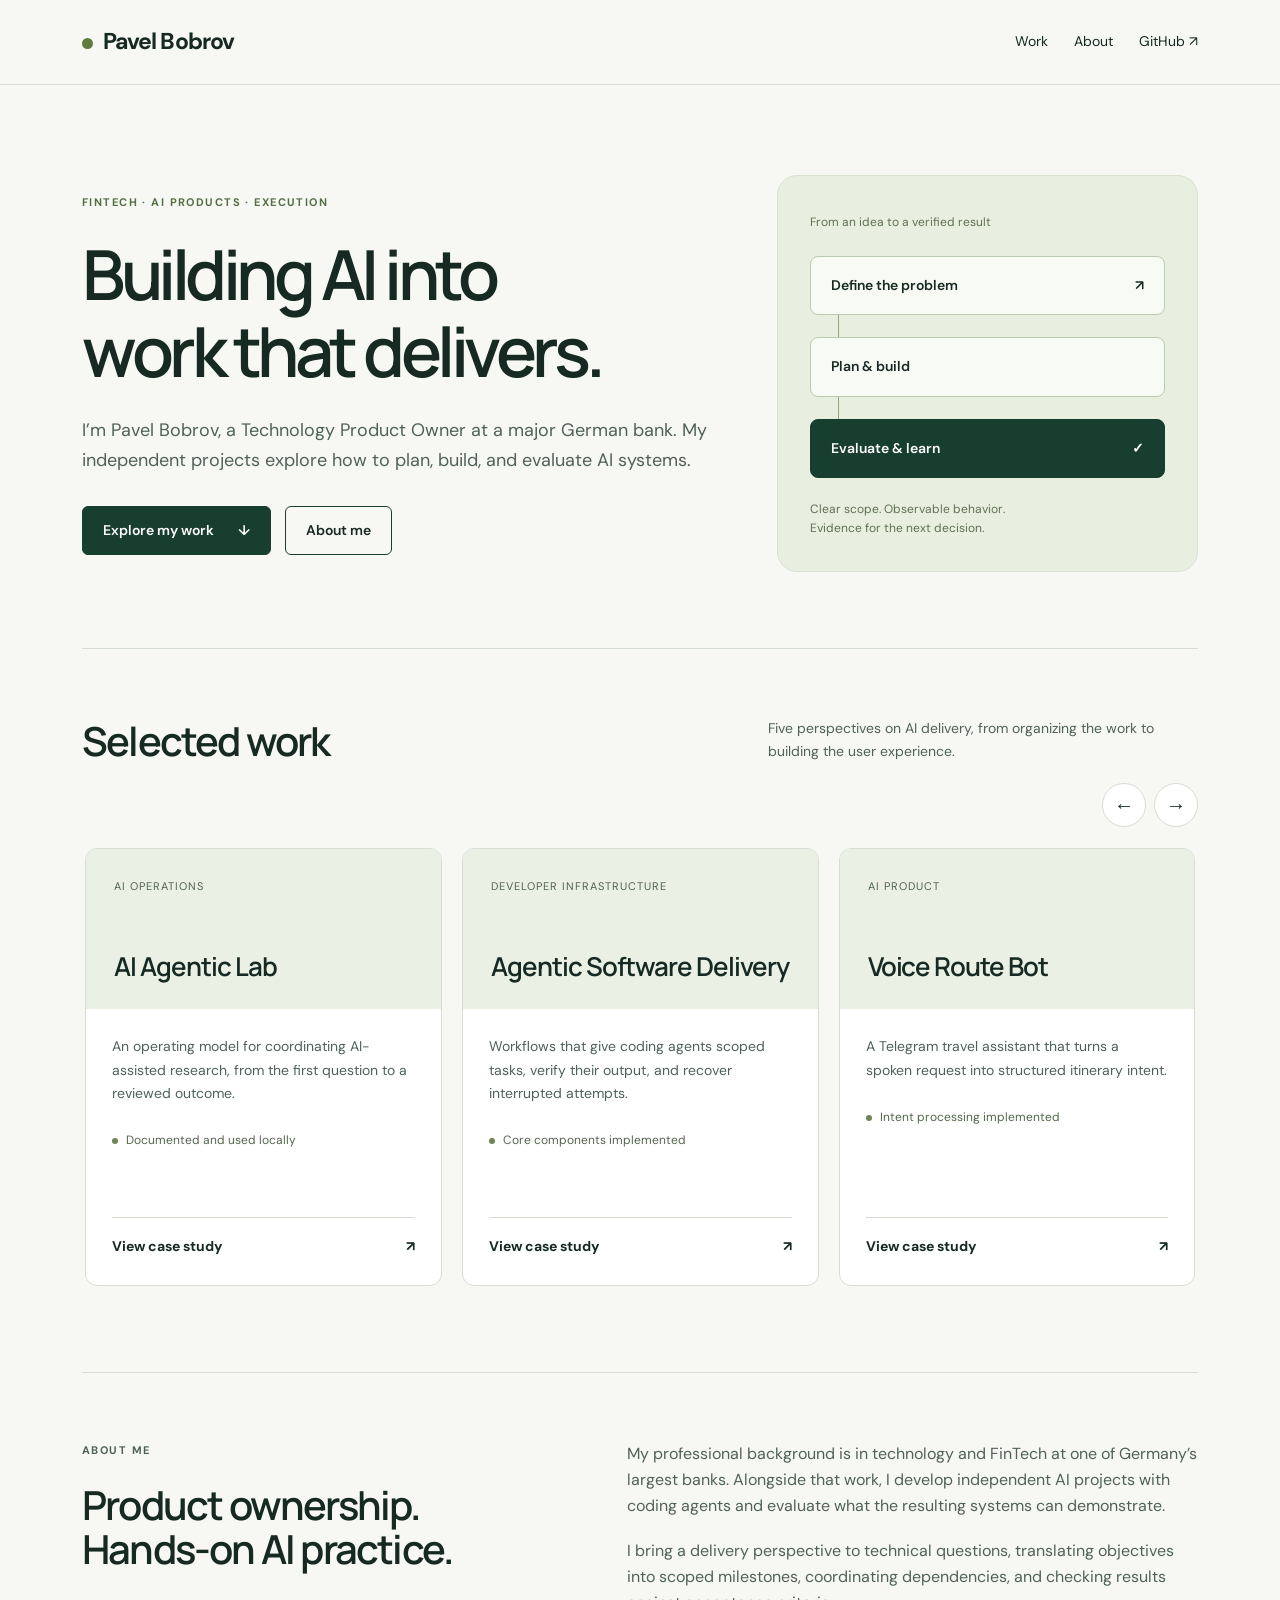
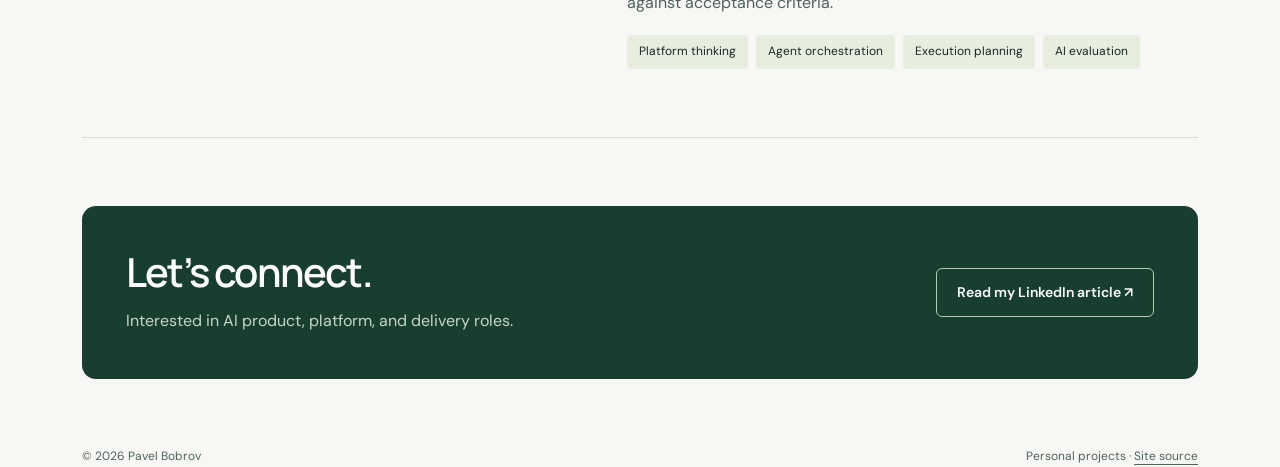
<file: index.html>
<!doctype html><html lang="en"><head><meta charset="utf-8"><meta name="viewport" content="width=device-width,initial-scale=1"><meta name="description" content="FinTech product ownership and hands-on AI delivery. Explore Pavel Bobrov’s projects in agent workflows, AI products, and evaluation."><meta name="theme-color" content="#183e30"><title>Pavel Bobrov | AI product ownership & delivery</title><link rel="stylesheet" href="styles.css?v=20261125-no-scrollbar"></head><body><a class="skip" href="#main">Skip to content</a><div class="top"><div class="wrap"><a class="brand" href="index.html"><span aria-hidden="true"></span>Pavel Bobrov</a><nav aria-label="Main navigation"><a href="index.html#work">Work</a><a href="index.html#about">About</a><a class="optional" href="https://github.com/Wesson1983">GitHub ↗</a></nav></div></div><main id="main" class="wrap"><section class="hero"><div><p class="eyebrow">FinTech · AI products · Execution</p><h1>Building AI into<br>work that delivers.</h1><p class="intro">I’m Pavel Bobrov, a Technology Product Owner at a major German bank. My independent projects explore how to plan, build, and evaluate AI systems.</p><div class="actions"><a class="button primary" href="#work">Explore my work <span aria-hidden="true">↓</span></a><a class="button" href="#about">About me</a></div></div><div class="visual" aria-label="My approach to AI delivery"><div class="visual-inner"><span class="caption">From an idea to a verified result</span><div class="stages"><div class="stage">Define the problem <span aria-hidden="true">↗</span></div><div class="connector"></div><div class="stage">Plan & build</div><div class="connector"></div><div class="stage">Evaluate & learn <span aria-hidden="true">✓</span></div></div><p class="visual-note">Clear scope. Observable behavior.<br>Evidence for the next decision.</p></div></div></section>
<section id="work" class="section"><div class="section-head"><h2 id="selected-work-title">Selected work</h2><p>Five perspectives on AI delivery, from organizing the work to building the user experience.</p></div><div class="work-controls" hidden><button type="button" data-scroll="-1" aria-label="Previous projects" aria-controls="project-cards">←</button><button type="button" data-scroll="1" aria-label="Next projects" aria-controls="project-cards">→</button></div><div class="cards" id="project-cards" role="region" aria-labelledby="selected-work-title" tabindex="0"><article class="card" id="lab"><div class="card-top"><small>AI operations</small><h3>AI Agentic Lab</h3></div><div class="card-body"><p>An operating model for coordinating AI-assisted research, from the first question to a reviewed outcome.</p><div class="status"><span class="dot" aria-hidden="true"></span>Documented and used locally</div><a class="card-link" href="case-study-artifacts.html#lab">View case study <span aria-hidden="true">↗</span></a></div></article><article class="card" id="delivery"><div class="card-top"><small>Developer infrastructure</small><h3>Agentic Software Delivery</h3></div><div class="card-body"><p>Workflows that give coding agents scoped tasks, verify their output, and recover interrupted attempts.</p><div class="status"><span class="dot" aria-hidden="true"></span>Core components implemented</div><a class="card-link" href="case-study-artifacts.html#delivery">View case study <span aria-hidden="true">↗</span></a></div></article><article class="card" id="voice"><div class="card-top"><small>AI product</small><h3>Voice Route Bot</h3></div><div class="card-body"><p>A Telegram travel assistant that turns a spoken request into structured itinerary intent.</p><div class="status"><span class="dot" aria-hidden="true"></span>Intent processing implemented</div><a class="card-link" href="case-study-artifacts.html#voice">View case study <span aria-hidden="true">↗</span></a></div></article><article class="card" id="room"><div class="card-top"><small>Digital twin · NVIDIA Omniverse</small><h3>Room Digital Twin</h3></div><div class="card-body"><p>An RGB-D pipeline connects observations to validated room-state updates. Isaac Sim / Omniverse provides controlled synthetic scenes for replay and evaluation.</p><div class="status"><span class="dot" aria-hidden="true"></span>Software acceptance recorded · simulation pilot completed</div><a class="card-link" href="case-study-artifacts.html#room">View case study <span aria-hidden="true">↗</span></a></div></article><article class="card" id="crafter"><div class="card-top"><small>Research &amp; engineering</small><h3>Crafter World Model</h3></div><div class="card-body"><p>Experiments connecting learned world models to action sequences. Development runs exposed a gap between immediate harvesting and tasks requiring a preceding action.</p><div class="status"><span class="dot" aria-hidden="true"></span>Exploratory research · bounded task competence</div><a class="card-link" href="case-study-artifacts.html#crafter">View case study <span aria-hidden="true">↗</span></a></div></article></div></section>

<section id="about" class="section about"><div><p class="eyebrow">About me</p><h2>Product ownership.<br>Hands-on AI practice.</h2></div><div><p>My professional background is in technology and FinTech at one of Germany’s largest banks. Alongside that work, I develop independent AI projects with coding agents and evaluate what the resulting systems can demonstrate.</p><p>I bring a delivery perspective to technical questions, translating objectives into scoped milestones, coordinating dependencies, and checking results against acceptance criteria.</p><div class="capabilities"><span>Platform thinking</span><span>Agent orchestration</span><span>Execution planning</span><span>AI evaluation</span></div></div></section>
<section class="section"><div class="contact"><div><h2>Let’s connect.</h2><p>Interested in AI product, platform, and delivery roles.</p></div><a class="button" href="https://www.linkedin.com/pulse/i-started-building-world-model-had-organize-lab-pavel-bobrov-iwotf/">Read my LinkedIn article ↗</a></div></section></main><footer class="wrap"><div class="footer-row"><span>© 2026 Pavel Bobrov</span><span>Personal projects · <a href="https://github.com/Wesson1983/portfolio">Site source</a></span></div></footer><script>
(() => {
  const track = document.getElementById('project-cards');
  const controls = document.querySelector('.work-controls');
  const cards = Array.from(track.children);
  if (cards.length < 2) return;
  let cycleWidth = 0;
  let settleTimer;
  let resizing = false;

  function copyCards() {
    return cards.map(card => {
      const copy = card.cloneNode(true);
      copy.removeAttribute('id');
      copy.querySelectorAll('[id]').forEach(element => element.removeAttribute('id'));
      copy.setAttribute('aria-hidden', 'true');
      copy.querySelectorAll('a, button, [tabindex]').forEach(element => {
        element.setAttribute('tabindex', '-1');
      });
      return copy;
    });
  }
  const before = copyCards();
  const after = copyCards();
  track.prepend(...before);
  track.append(...after);
  controls.hidden = false;

  function jump(left) {
    track.style.scrollSnapType = 'none';
    track.scrollTo({left, behavior: 'instant'});
    requestAnimationFrame(() => { track.style.scrollSnapType = ''; });
  }
  function normalize() {
    if (!cycleWidth || resizing) return;
    const left = track.scrollLeft;
    if (left < cycleWidth || left >= cycleWidth * 2) {
      jump(cycleWidth + ((left % cycleWidth) + cycleWidth) % cycleWidth);
    }
  }
  function move(direction) {
    clearTimeout(settleTimer);
    normalize();
    const distance = cards[1].offsetLeft - cards[0].offsetLeft;
    track.scrollBy({
      left: direction * distance,
      behavior: matchMedia('(prefers-reduced-motion: reduce)').matches ? 'instant' : 'smooth'
    });
  }
  controls.addEventListener('click', event => {
    const button = event.target.closest('button');
    if (button) move(Number(button.dataset.scroll));
  });
  track.addEventListener('keydown', event => {
    if (event.target !== track || !['ArrowLeft', 'ArrowRight'].includes(event.key)) return;
    event.preventDefault();
    move(event.key === 'ArrowLeft' ? -1 : 1);
  });
  track.addEventListener('scroll', () => {
    clearTimeout(settleTimer);
    settleTimer = setTimeout(normalize, 160);
  }, {passive:true});
  track.addEventListener('scrollend', normalize);

  new ResizeObserver(() => {
    const oldWidth = cycleWidth;
    const position = oldWidth ? ((track.scrollLeft % oldWidth) + oldWidth) % oldWidth / oldWidth : 0;
    cycleWidth = after[0].offsetLeft - cards[0].offsetLeft;
    if (!cycleWidth || cycleWidth === oldWidth) return;
    resizing = true;
    jump(cycleWidth * (1 + position));
    requestAnimationFrame(() => { resizing = false; });
  }).observe(track);
})();
</script></body></html>
</file>
<file: styles.css>
@import url('https://fonts.googleapis.com/css2?family=DM+Sans:wght@400;500;600;700&family=Manrope:wght@400;500;600;700;800&display=swap');
:root{--ink:#162923;--muted:#50615a;--paper:#f7f8f3;--line:#d6ded3;--green:#183e30;--accent:#d7ecad}
*{box-sizing:border-box}html{scroll-behavior:smooth;scroll-padding-top:100px}body{margin:0;background:var(--paper);color:var(--ink);font:16px/1.65 'DM Sans',sans-serif}a{color:inherit;text-underline-offset:4px}a:hover{color:#426c33}a:focus-visible,button:focus-visible{outline:3px solid #718d3a;outline-offset:5px}.skip{position:fixed;top:-80px;left:20px;z-index:99;background:white;padding:12px}.skip:focus{top:12px}.wrap{max-width:1180px;margin:auto;padding:0 32px}.top{background:rgba(247,248,243,.97);border-bottom:1px solid var(--line);position:sticky;top:0;z-index:5}.top .wrap{display:flex;justify-content:space-between;align-items:center;gap:24px;min-height:84px}.brand{font-weight:700;text-decoration:none;letter-spacing:-.04em;font-size:23px}.brand span{display:inline-block;width:11px;height:11px;border-radius:50%;background:#607b3f;margin-right:10px}nav{display:flex;gap:26px;font-size:14px}nav a{text-decoration:none}.hero{padding:90px 0 76px;display:grid;grid-template-columns:1.5fr 1fr;gap:64px;align-items:center}.eyebrow{text-transform:uppercase;letter-spacing:.13em;font-size:11px;font-weight:700;color:#566e46;margin-bottom:24px}h1,h2,h3{font-family:Manrope,'DM Sans',sans-serif;line-height:1.12;font-weight:600}h1{font-size:clamp(40px,5.5vw,69px);letter-spacing:-.065em;margin:0 0 27px}h2{font-size:clamp(28px,4vw,40px);letter-spacing:-.045em;margin:0}h3{font-size:26px;letter-spacing:-.04em;margin:15px 0}p{margin:0 0 18px}.intro{font-size:18px;color:var(--muted);max-width:54ch}.actions{display:flex;gap:14px;flex-wrap:wrap;margin-top:30px}.button{display:inline-flex;align-items:center;justify-content:center;gap:24px;padding:12px 20px;border:1px solid var(--green);border-radius:6px;text-decoration:none;font-size:14px;font-weight:600}.primary{background:var(--green);color:white}.primary:hover{background:#29543c;color:white}.visual{background:#e8eee0;border:1px solid #d9e2d0;border-radius:20px;padding:32px;transform:none}.visual-inner{transform:none}.visual .caption{font-size:12px;color:#5e7153}.stages{display:grid;gap:0;margin:22px 0}.stage{padding:17px 20px;border:1px solid #bbcbb0;background:#f8faf4;border-radius:8px;display:flex;justify-content:space-between;font-size:14px;font-weight:600}.connector{height:22px;margin-left:28px;border-left:1px solid #91a77e}.stage:last-child{background:var(--green);color:white;border-color:var(--green)}.visual-note{font-size:12px;margin:22px 0 0;color:#5e7153}.section{padding:68px 0;border-top:1px solid var(--line)}.section-head{display:flex;justify-content:space-between;gap:30px;align-items:end;margin-bottom:32px}.section-head p{max-width:43ch;margin:0;color:var(--muted);font-size:14px}.cards{display:grid;grid-template-columns:repeat(2,1fr);gap:20px}.card{border:1px solid var(--line);border-radius:12px;background:white;overflow:hidden;display:flex;flex-direction:column}.card-top{background:#eaf0e4;padding:28px;min-height:160px;display:flex;flex-direction:column;justify-content:space-between}.card:nth-child(2) .card-top{background:#e3e9ed}.card:nth-child(3) .card-top{background:#eee8de}.card-top small{font-size:11px;text-transform:uppercase;letter-spacing:.09em;color:#4e6254}.card-top h3{margin:25px 0 0}.card-body{padding:26px;display:flex;flex-direction:column;flex:1}.card p{font-size:14px;color:var(--muted)}.status{font-size:12px;color:#52664d;display:flex;gap:8px;align-items:start;margin:8px 0 24px}.dot{width:6px;height:6px;background:#6f8556;border-radius:50%;margin-top:7px;flex-shrink:0}.card-link{margin-top:auto;font-size:14px;font-weight:700;text-decoration:none;display:flex;justify-content:space-between;border-top:1px solid var(--line);padding-top:17px}.research{display:grid;grid-template-columns:1fr 1fr;gap:20px}.research article{border-left:2px solid #a1b78c;padding:5px 24px}.research h3{font-size:22px;margin-top:0}.research p{font-size:14px;color:var(--muted)}.about{display:grid;grid-template-columns:1fr 1.2fr;gap:70px}.about p{color:var(--muted)}.capabilities{display:flex;flex-wrap:wrap;gap:8px}.capabilities span{padding:7px 12px;background:#e7eddf;border-radius:4px;font-size:12px}.contact{background:var(--green);color:white;padding:44px;border-radius:14px;display:flex;justify-content:space-between;align-items:center;gap:24px}.contact p{color:#c7d7c5;margin:14px 0 0}.contact .button{border-color:#b7c9b1;color:white;white-space:nowrap}footer{font-size:12px;color:var(--muted);padding:28px 0 40px}.footer-row{display:flex;justify-content:space-between;gap:16px}.detail-head{padding:60px 0 40px;max-width:760px}.detail-head h1{font-size:48px;margin-top:25px}.case-nav{display:flex;flex-wrap:wrap;gap:10px;margin-bottom:36px}.case-nav a{padding:7px 13px;border:1px solid var(--line);border-radius:5px;text-decoration:none;font-size:13px}.case{background:white;border:1px solid var(--line);border-radius:14px;padding:40px;margin:0 0 32px;scroll-margin-top:115px}.case small{font-size:12px;color:var(--muted)}.case h2{margin:12px 0 26px}.case p{max-width:78ch;color:var(--muted)}.case strong{color:var(--ink)}.flow{padding:20px;background:#eaf0e4;border-radius:8px;font-size:14px}figure{margin:24px 0}img{max-width:100%;height:auto;border:1px solid var(--line);border-radius:8px}figcaption{font-size:12px;color:var(--muted)}
@media(max-width:800px){.hero{grid-template-columns:1fr;gap:36px;padding:54px 0}.visual{max-width:450px;width:100%;transform:none}.visual-inner{transform:none}.cards{grid-template-columns:1fr}.card-top{min-height:120px}.section-head,.contact{align-items:start;flex-direction:column}.about{grid-template-columns:1fr;gap:25px}.section{padding:44px 0}.research{grid-template-columns:1fr;gap:30px}}@media(max-width:480px){.wrap{padding:0 20px}.top .wrap{min-height:76px;gap:10px}.brand{font-size:18px}nav{gap:13px;font-size:12px}nav .optional{display:none}.hero{padding-top:40px}h1{font-size:43px}.visual{padding:22px}.contact,.case{padding:24px}.footer-row{flex-direction:column}.detail-head h1{font-size:37px}}@media(prefers-reduced-motion:reduce){html{scroll-behavior:auto}}
.card:nth-child(4) .card-top{background:#e3ebe8}.research{grid-template-columns:1fr}

/* Selected work supports touch, trackpad, keyboard, and buttons. */
.cards{display:flex;gap:20px;overflow-x:auto;scroll-snap-type:x mandatory;scrollbar-width:thin;scrollbar-color:#91a77e #e8eee0;padding:5px 3px 18px;scroll-padding-inline:3px}
.cards .card{flex:0 0 calc((100% - 40px)/3);scroll-snap-align:start;min-width:0}
.cards:focus-visible{outline:3px solid #718d3a;outline-offset:5px}
.work-controls{display:flex;justify-content:flex-end;gap:8px;margin:-12px 0 16px}
.work-controls[hidden]{display:none}
.work-controls button{width:44px;height:44px;border:1px solid var(--line);border-radius:50%;background:white;color:var(--ink);font-size:20px;cursor:pointer}
.work-controls button:hover:enabled{background:#e7eddf;border-color:#91a77e}
.work-controls button:disabled{opacity:.35;cursor:default}
@media(max-width:1000px){.cards .card{flex-basis:calc((100% - 20px)/2)}}
@media(max-width:600px){.cards .card{flex-basis:88%}.work-controls{margin-top:0}}

/* Keep carousel scrolling available without a visible scrollbar. */
.cards{scrollbar-width:none;-ms-overflow-style:none}
.cards::-webkit-scrollbar{display:none}
</file>
